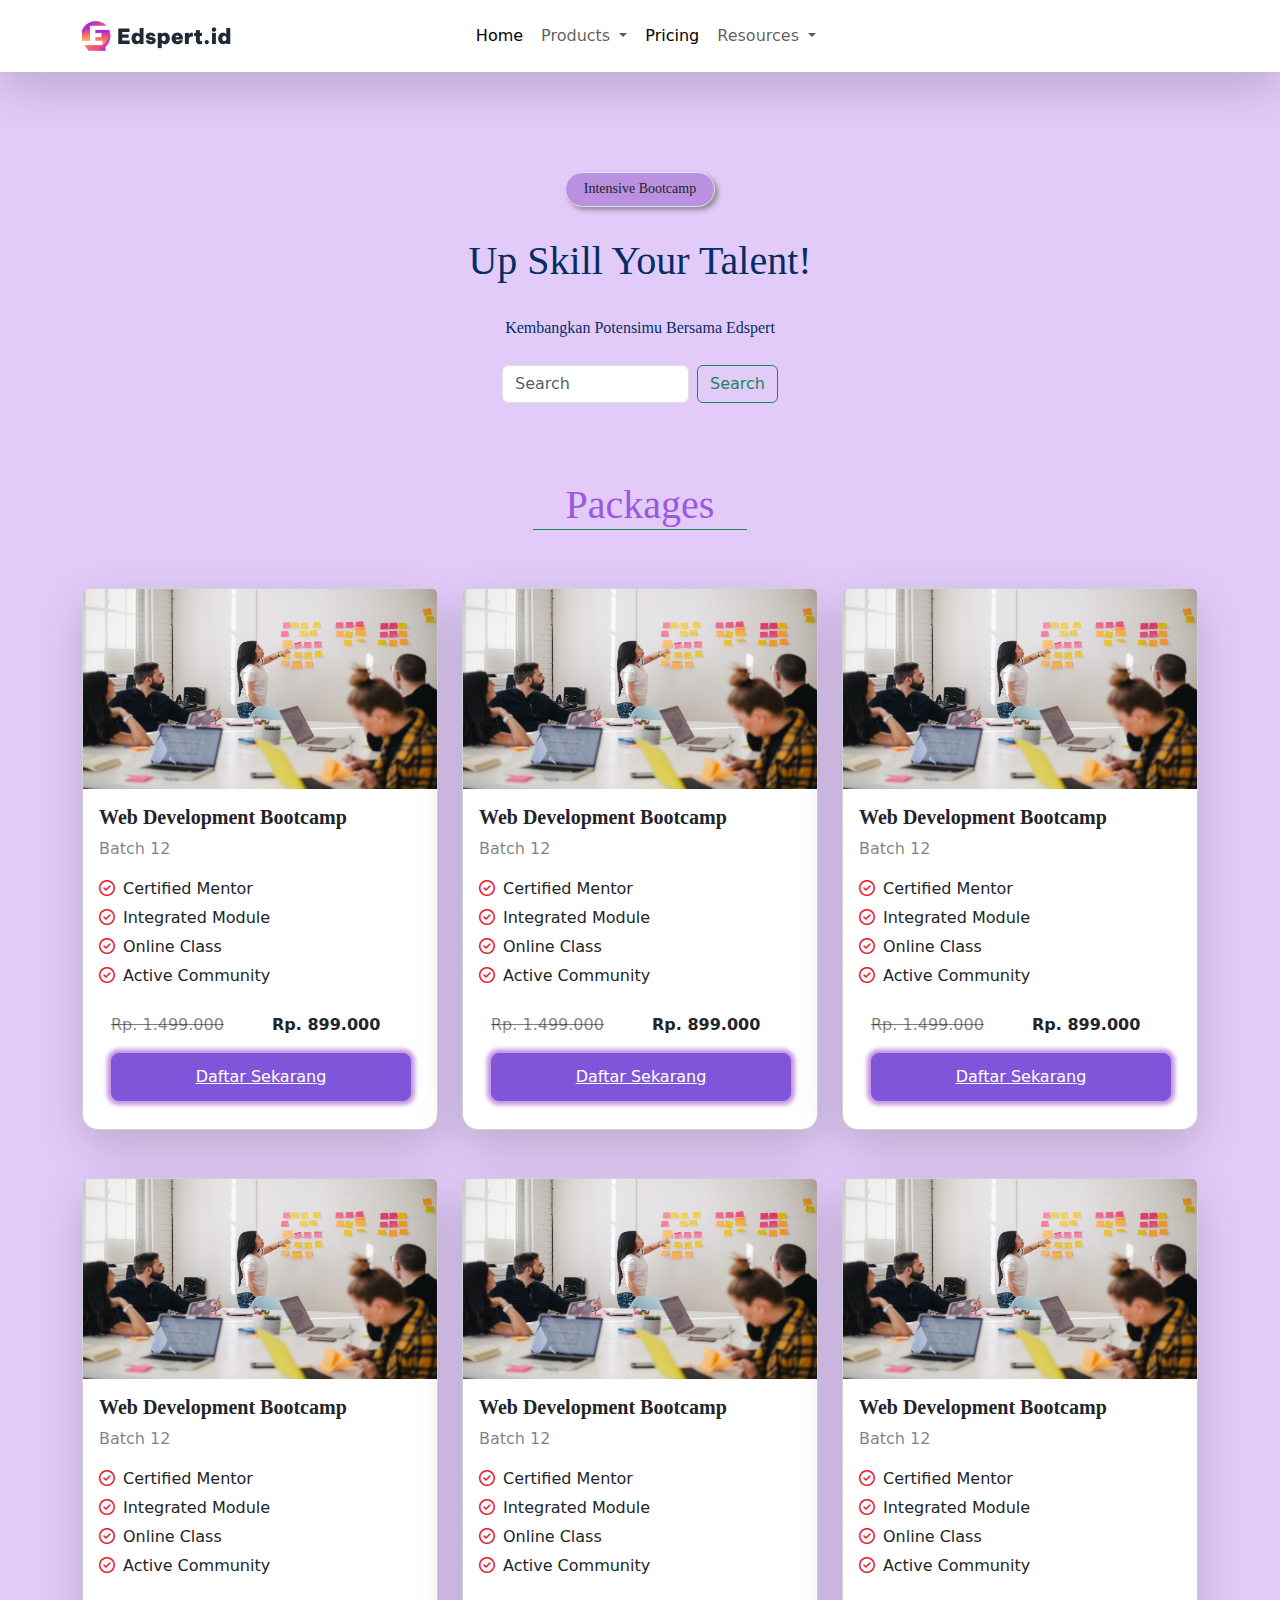
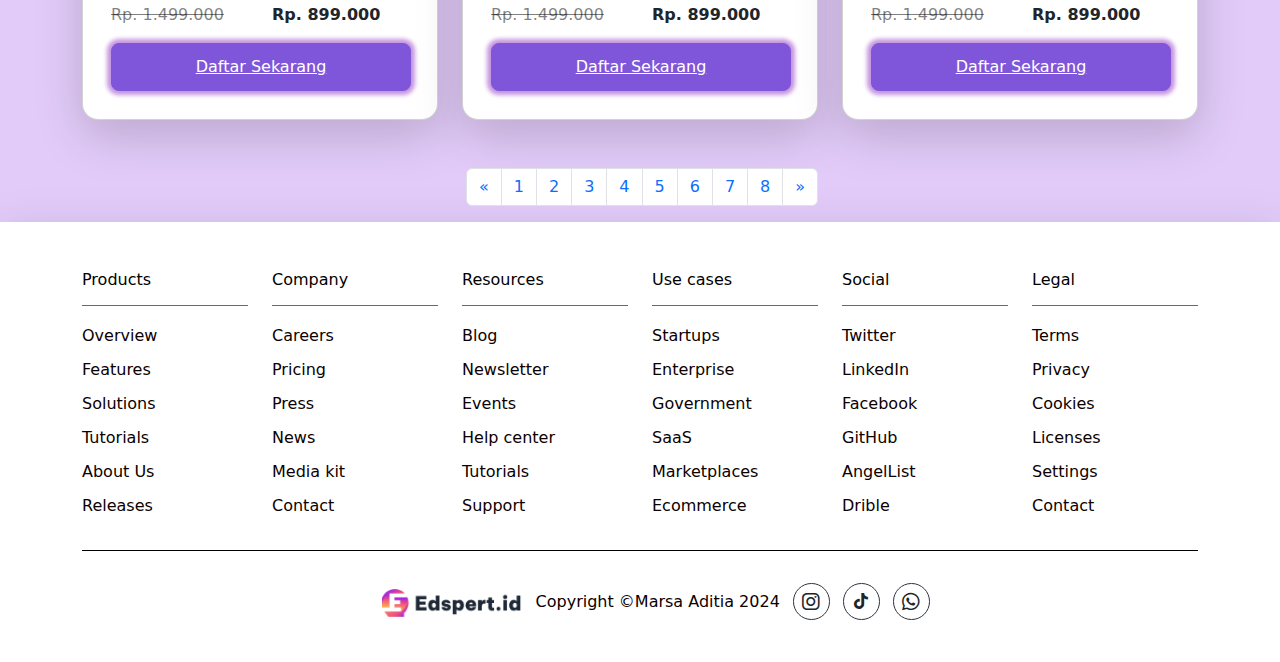
<file: index.html>
<!DOCTYPE html>
<html lang="en">

<head>
    <meta charset="UTF-8">
    <meta name="viewport" content="width=device-width, initial-scale=1.0">
    <link rel="shortcut icon" type="image/x-icon" href="assets/img/icon.jpeg" style=" border-radius: 5%;">
    <link href="https://cdn.jsdelivr.net/npm/bootstrap@5.3.3/dist/css/bootstrap.min.css" rel="stylesheet"
        integrity="sha384-QWTKZyjpPEjISv5WaRU9OFeRpok6YctnYmDr5pNlyT2bRjXh0JMhjY6hW+ALEwIH" crossorigin="anonymous">
    <link rel="stylesheet" type="text/css" href="assets/css/style.css">
    <link rel="stylesheet" href="assets/fontawesome/css/all.min.css">
    <link href="lib/owlcarousel/assets/owl.carousel.min.css" rel="stylesheet">
    <link href="lib/animate/animate.min.css" rel="stylesheet">
    <title>Edspert.id</title>
</head>

<body class="background">

    <!--Bagian Navbar-->
    <nav class="navbar navbar-expand-lg bg-white shadow-lg p-3 mb-1 ">
        <div class="container">
            <div class="row">
                <div class="nav-logo">
                    <img src="assets/img/logo1.png"></img>
                </div>
            </div>
            <button class="navbar-toggler" type="button" data-bs-toggle="collapse" data-bs-target="#navbarNavDropdown"
                aria-controls="navbarNavDropdown" aria-expanded="false" aria-label="Toggle navigation">
                <span class="navbar-toggler-icon"></span>
            </button>
            <div class="collapse navbar-collapse " id="navbarNavDropdown">
                <ul class="navbar-nav">
                    <li class="nav-item" style="padding-right: 2px;">
                        <a class="nav-link active " aria-current="page" href="index.html">Home</a>
                    </li>
                    <li class="nav-item dropdown" style="padding-right: 2px;">
                        <a class="nav-link  dropdown-toggle" href="#" role="button" data-bs-toggle="dropdown"
                            aria-expanded="false">Products
                        </a>
                        <ul class="dropdown-menu">
                            <li><a class="dropdown-item" href="#">Action</a></li>
                            <li><a class="dropdown-item" href="about.html">About Us</a></li>
                            <li><a class="dropdown-item" href="#">Something else here</a></li>
                        </ul>
                    </li>
                    <li class="nav-item" style="padding-right: 2px;">
                        <a class="nav-link active" href="#">Pricing</a>
                    </li>
                    <li class="nav-item dropdown">
                        <a class="nav-link dropdown-toggle" href="#" role="button" data-bs-toggle="dropdown"
                            aria-expanded="false">
                            Resources
                        </a>
                        <ul class="dropdown-menu">
                            <li><a class="dropdown-item" href="#">Action</a></li>
                            <li><a class="dropdown-item" href="#">Another action</a></li>
                            <li><a class="dropdown-item" href="#">Something else here</a></li>
                        </ul>
                    </li>
                </ul>
            </div>
        </div>
    </nav>


    <!--Bagian halaman awal atas-->
    <div class="container">
        <div class="list border">
            <p class="">Intensive Bootcamp</p>
        </div>
        <h1 class="text-center text-primary-emphasis">Up Skill Your Talent!</h1>
        <div class="kata">
            <h6 class="text-primary-emphasis">Kembangkan Potensimu Bersama Edspert</h6>
        </div>
    </div>

    <div class="search">
        <div class="container">
            <form class="d-flex" role="search">
                <input class="form-control me-2" type="search" placeholder="Search" aria-label="Search">
                <button class="btn btn-outline-success" type="submit">Search</button>
            </form>
        </div>
    </div>



    <!--Bagian Card atau list produk-->
    <div class=" text-center pt-5">
        <div class="col-lg-2 m-auto ">
            <h1 class="h1 fw-light border-bottom border-success"><span style="color: rgb(156, 87, 225);">Packages</span>
            </h1>
        </div>
    </div>

    <div class="container" style="padding-top:50px ;">
        <div class="row gy-5">
            <div class="col-12 col-md-6 col-lg-4">
                <div class="card shadow-lg" style="border-radius: 16px;">
                    <img src="assets/img/poster.jpg" alt="poster" class="card-img-top" style="height: 200px; ">
                    <div class="card-body" style="height: 340px;">
                        <h5 class="card-title " style="font-family: inter;"><b>Web Development Bootcamp</b> </h5>
                        <p class="text-black-50">Batch 12</p>
                        <div class="underlist-content">
                            <ul>
                                <li><i class="far fa-check-circle"></i>Certified Mentor</li>
                                <li><i class="far fa-check-circle"></i>Integrated Module</li>
                                <li><i class="far fa-check-circle"></i>Online Class</li>
                                <li><i class="far fa-check-circle"></i>Active Community</li>
                            </ul>
                        </div>
                        <div class="container">
                            <div class="row align-items-start">
                                <div class="col">
                                    <p class="text-black-50"><del>Rp. 1.499.000</del></p>
                                </div>
                                <div class="col">
                                    <p class=""><b>Rp. 899.000</b></p>
                                </div>
                                <div class="bottom ">
                                    <button class="text-white" type="submit"> <a href="https://wa.link/gv3r9k"
                                            class="text-white" target="_blank">Daftar
                                            Sekarang</a></button>
                                </div>
                            </div>
                        </div>
                    </div>
                </div>
            </div>
            <div class="col-12 col-md-6 col-lg-4">
                <div class="card shadow-lg" style="border-radius: 16px;">
                    <img src="assets/img/poster.jpg" alt="poster" class="card-img-top" style="height: 200px; ">
                    <div class="card-body" style="height: 340px;">
                        <h5 class="card-title " style="font-family: inter;"><b>Web Development Bootcamp</b> </h5>
                        <p class="text-black-50">Batch 12</p>
                        <div class="underlist-content">
                            <ul>
                                <li><i class="far fa-check-circle"></i>Certified Mentor</li>
                                <li><i class="far fa-check-circle"></i>Integrated Module</li>
                                <li><i class="far fa-check-circle"></i>Online Class</li>
                                <li><i class="far fa-check-circle"></i>Active Community</li>
                            </ul>
                        </div>
                        <div class="container">
                            <div class="row align-items-start">
                                <div class="col">
                                    <p class="text-black-50"><del>Rp. 1.499.000</del></p>
                                </div>
                                <div class="col">
                                    <p class=""><b>Rp. 899.000</b></p>
                                </div>
                                <div class="bottom ">
                                    <button class="text-white" type="submit"> <a href="https://wa.link/gv3r9k"
                                            class="text-white" target="_blank">Daftar
                                            Sekarang</a></button>
                                </div>
                            </div>
                        </div>
                    </div>
                </div>
            </div>
            <div class="col-12 col-md-6 col-lg-4">
                <div class="card shadow-lg" style="border-radius: 16px;">
                    <img src="assets/img/poster.jpg" alt="poster" class="card-img-top" style="height: 200px; ">
                    <div class="card-body" style="height: 340px;">
                        <h5 class="card-title " style="font-family: inter;"><b>Web Development Bootcamp</b> </h5>
                        <p class="text-black-50">Batch 12</p>
                        <div class="underlist-content">
                            <ul>
                                <li><i class="far fa-check-circle"></i>Certified Mentor</li>
                                <li><i class="far fa-check-circle"></i>Integrated Module</li>
                                <li><i class="far fa-check-circle"></i>Online Class</li>
                                <li><i class="far fa-check-circle"></i>Active Community</li>
                            </ul>
                        </div>
                        <div class="container">
                            <div class="row align-items-start">
                                <div class="col">
                                    <p class="text-black-50"><del>Rp. 1.499.000</del></p>
                                </div>
                                <div class="col">
                                    <p class=""><b>Rp. 899.000</b></p>
                                </div>
                                <div class="bottom ">
                                    <button class="text-white" type="submit"> <a href="https://wa.link/gv3r9k"
                                            class="text-white" target="_blank">Daftar
                                            Sekarang</a></button>
                                </div>
                            </div>
                        </div>
                    </div>
                </div>
            </div>
            <div class="col-12 col-md-6 col-lg-4">
                <div class="card shadow-lg" style="border-radius: 16px;">
                    <img src="assets/img/poster.jpg" alt="poster" class="card-img-top" style="height: 200px; ">
                    <div class="card-body" style="height: 340px;">
                        <h5 class="card-title " style="font-family: inter;"><b>Web Development Bootcamp</b> </h5>
                        <p class="text-black-50">Batch 12</p>
                        <div class="underlist-content">
                            <ul>
                                <li><i class="far fa-check-circle"></i>Certified Mentor</li>
                                <li><i class="far fa-check-circle"></i>Integrated Module</li>
                                <li><i class="far fa-check-circle"></i>Online Class</li>
                                <li><i class="far fa-check-circle"></i>Active Community</li>
                            </ul>
                        </div>
                        <div class="container">
                            <div class="row align-items-start">
                                <div class="col">
                                    <p class="text-black-50"><del>Rp. 1.499.000</del></p>
                                </div>
                                <div class="col">
                                    <p class=""><b>Rp. 899.000</b></p>
                                </div>
                                <div class="bottom ">
                                    <button class="text-white" type="submit"> <a href="https://wa.link/gv3r9k"
                                            class="text-white" target="_blank">Daftar
                                            Sekarang</a></button>
                                </div>
                            </div>
                        </div>
                    </div>
                </div>
            </div>
            <div class="col-12 col-md-6 col-lg-4">
                <div class="card shadow-lg" style="border-radius: 16px;">
                    <img src="assets/img/poster.jpg" alt="poster" class="card-img-top" style="height: 200px; ">
                    <div class="card-body" style="height: 340px;">
                        <h5 class="card-title " style="font-family: inter;"><b>Web Development Bootcamp</b> </h5>
                        <p class="text-black-50">Batch 12</p>
                        <div class="underlist-content">
                            <ul>
                                <li><i class="far fa-check-circle"></i>Certified Mentor</li>
                                <li><i class="far fa-check-circle"></i>Integrated Module</li>
                                <li><i class="far fa-check-circle"></i>Online Class</li>
                                <li><i class="far fa-check-circle"></i>Active Community</li>
                            </ul>
                        </div>
                        <div class="container">
                            <div class="row align-items-start">
                                <div class="col">
                                    <p class="text-black-50"><del>Rp. 1.499.000</del></p>
                                </div>
                                <div class="col">
                                    <p class=""><b>Rp. 899.000</b></p>
                                </div>
                                <div class="bottom ">
                                    <button class="text-white" type="submit"> <a href="https://wa.link/gv3r9k"
                                            class="text-white" target="_blank">Daftar
                                            Sekarang</a></button>
                                </div>
                            </div>
                        </div>
                    </div>
                </div>
            </div>
            <div class="col-12 col-md-6 col-lg-4">
                <div class="card shadow-lg" style="border-radius: 16px;">
                    <img src="assets/img/poster.jpg" alt="poster" class="card-img-top" style="height: 200px; ">
                    <div class="card-body" style="height: 340px;">
                        <h5 class="card-title " style="font-family: inter;"><b>Web Development Bootcamp</b> </h5>
                        <p class="text-black-50">Batch 12</p>
                        <div class="underlist-content">
                            <ul>
                                <li><i class="far fa-check-circle"></i>Certified Mentor</li>
                                <li><i class="far fa-check-circle"></i>Integrated Module</li>
                                <li><i class="far fa-check-circle"></i>Online Class</li>
                                <li><i class="far fa-check-circle"></i>Active Community</li>
                            </ul>
                        </div>
                        <div class="container">
                            <div class="row align-items-start">
                                <div class="col">
                                    <p class="text-black-50"><del>Rp. 1.499.000</del></p>
                                </div>
                                <div class="col">
                                    <p class=""><b>Rp. 899.000</b></p>
                                </div>
                                <div class="bottom ">
                                    <button class="text-white" type="submit"> <a href="https://wa.link/gv3r9k"
                                            class="text-white" target="_blank">Daftar
                                            Sekarang</a></button>
                                </div>
                            </div>
                        </div>
                    </div>
                </div>
            </div>
        </div>
    </div>


    <div class="container">
        <div class="row col-lg-4 m-auto pt-5">
            <nav aria-label="Page navigation example">
                <ul class="pagination">
                    <li class="page-item">
                        <a class="page-link" href="#" aria-label="Previous">
                            <span aria-hidden="true">&laquo;</span>
                        </a>
                    </li>
                    <li class="page-item"><a class="page-link" href="#">1</a></li>
                    <li class="page-item"><a class="page-link" href="#">2</a></li>
                    <li class="page-item"><a class="page-link" href="#">3</a></li>
                    <li class="page-item"><a class="page-link" href="#">4</a></li>
                    <li class="page-item"><a class="page-link" href="#">5</a></li>
                    <li class="page-item"><a class="page-link" href="#">6</a></li>
                    <li class="page-item"><a class="page-link" href="#">7</a></li>
                    <li class="page-item"><a class="page-link" href="#">8</a></li>
                    <li class="page-item">
                        <a class="page-link" href="#" aria-label="Next">
                            <span aria-hidden="true">&raquo;</span>
                        </a>
                    </li>
                </ul>
            </nav>
        </div>
    </div>


    <footer class="background_footer shadow-lg" id="tempaltemo_footer">
        <div class="container">
            <div class="row">
                <div class="col-md-2 pt-5">
                    <h6 class="text-black border-bottom pb-3 border-danger">Products</h6>
                    <ul class="list-unstyled text-danger footer-link-list">
                        <li><a class="text-decoration-none" href="#">Overview</a></li>
                        <li><a class="text-decoration-none" href="#">Features</a></li>
                        <li><a class="text-decoration-none" href="#">Solutions</a></li>
                        <li><a class="text-decoration-none" href="#">Tutorials</a></li>
                        <li><a class="text-decoration-none" href="#">About Us</a></li>
                        <li><a class="text-decoration-none" href="#">Releases</a></li>
                    </ul>
                </div>

                <div class="col-md-2 pt-5">
                    <h6 class=" text-black border-bottom pb-3 border-danger">Company</h6>
                    <ul class="list-unstyled text- footer-link-list">
                        <li><a class="text-decoration-none" href="#">Careers</a></li>
                        <li><a class="text-decoration-none" href="#">Pricing</a></li>
                        <li><a class="text-decoration-none" href="#">Press</a></li>
                        <li><a class="text-decoration-none" href="#">News</a></li>
                        <li><a class="text-decoration-none" href="#">Media kit</a></li>
                        <li><a class="text-decoration-none" href="#">Contact</a></li>
                    </ul>
                </div>
                <div class="col-md-2 pt-5">
                    <h6 class=" text-black border-bottom pb-3 border-danger">Resources</h6>
                    <ul class="list-unstyled text-light footer-link-list">
                        <li><a class="text-decoration-none" href="#">Blog</a></li>
                        <li><a class="text-decoration-none" href="#">Newsletter</a></li>
                        <li><a class="text-decoration-none" href="#">Events</a></li>
                        <li><a class="text-decoration-none" href="#">Help center</a></li>
                        <li><a class="text-decoration-none" href="#">Tutorials </a></li>
                        <li><a class="text-decoration-none" href="#">Support</a></li>
                    </ul>
                </div>
                <div class="col-md-2 pt-5">
                    <h6 class=" text-black border-bottom pb-3 border-danger">Use cases</h6>
                    <ul class="list-unstyled text-light footer-link-list">
                        <li><a class="text-decoration-none" href="#">Startups</a></li>
                        <li><a class="text-decoration-none" href="#">Enterprise</a></li>
                        <li><a class="text-decoration-none" href="#">Government</a></li>
                        <li><a class="text-decoration-none" href="#">SaaS</a></li>
                        <li><a class="text-decoration-none" href="#">Marketplaces</a></li>
                        <li><a class="text-decoration-none" href="#">Ecommerce</a></li>
                    </ul>
                </div>
                <div class="col-md-2 pt-5">
                    <h6 class=" text-black border-bottom pb-3 border-danger">Social</h6>
                    <ul class="list-unstyled text-light footer-link-list">
                        <li><a class="text-decoration-none" href="#">Twitter</a></li>
                        <li><a class="text-decoration-none" href="#">LinkedIn</a></li>
                        <li><a class="text-decoration-none" href="#">Facebook</a></li>
                        <li><a class="text-decoration-none" href="#">GitHub</a></li>
                        <li><a class="text-decoration-none" href="#">AngelList</a></li>
                        <li><a class="text-decoration-none" href="#">Drible</a></li>
                    </ul>
                </div>
                <div class="col-md-2 pt-5">
                    <h6 class=" text-black border-bottom pb-3 border-danger">Legal</h6>
                    <ul class="list-unstyled text-light footer-link-list">
                        <li><a class="text-decoration-none" href="#">Terms</a></li>
                        <li><a class="text-decoration-none" href="#">Privacy</a></li>
                        <li><a class="text-decoration-none" href="#">Cookies</a></li>
                        <li><a class="text-decoration-none" href="#">Licenses</a></li>
                        <li><a class="text-decoration-none" href="#">Settings</a></li>
                        <li><a class="text-decoration-none" href="#">Contact</a></li>
                    </ul>
                </div>
            </div>

            <div class="row">
                <div class="col-12 ">
                    <div class="my-3 border-top border-black"></div>
                </div>
                <div class="col-12 text-center me-auto p-3">
                    <ul class="list-inline-item text-left footer-icons">
                        <div class="list-inline-item rounded-circle text-center">
                            <a class="text-decoration-none">
                                <img src="assets/img/logo1.png" style="width: 140px;">
                            </a>
                        </div>
                        <div class="list-inline-item rounded-circle text-center">
                            <a class="text-decoration-none">
                                <p>Copyright ©Marsa Aditia 2024</p>
                            </a>
                        </div>
                        <li class="list-inline-item border border-light rounded-circle text-center">
                            <a class="text-dark text-decoration-none" target="_blank"
                                href="https://www.instagram.com/edspert.id/#"><i
                                    class="fab fa-instagram fa-lg fa-fw"></i></a>
                        </li>
                        <li class="list-inline-item border border-light rounded-circle text-center">
                            <a class="text-dark text-decoration-none" target="_blank"
                                href="https://www.tiktok.com/@edspert.id"><i class="fa-brands fa-tiktok"></i></a>
                        </li>
                        <li class="list-inline-item border border-light rounded-circle text-center">
                            <a class="text-dark text-decoration-none" target="_blank" href="https://wa.link/pk1zab"><i
                                    class="fab fa-whatsapp fa-lg fa-fw"></i></a>
                        </li>
                    </ul>
                </div>
            </div>
        </div>
    </footer>










    <script src="assets/js/main.js"></script>
    <script src="lib/owlcarousel/owl.carousel.min.js"></script>
    <script src="https://cdn.jsdelivr.net/npm/bootstrap@5.3.3/dist/js/bootstrap.bundle.min.js"
        integrity="sha384-YvpcrYf0tY3lHB60NNkmXc5s9fDVZLESaAA55NDzOxhy9GkcIdslK1eN7N6jIeHz"
        crossorigin="anonymous"></script>
</body>

</html>
</file>
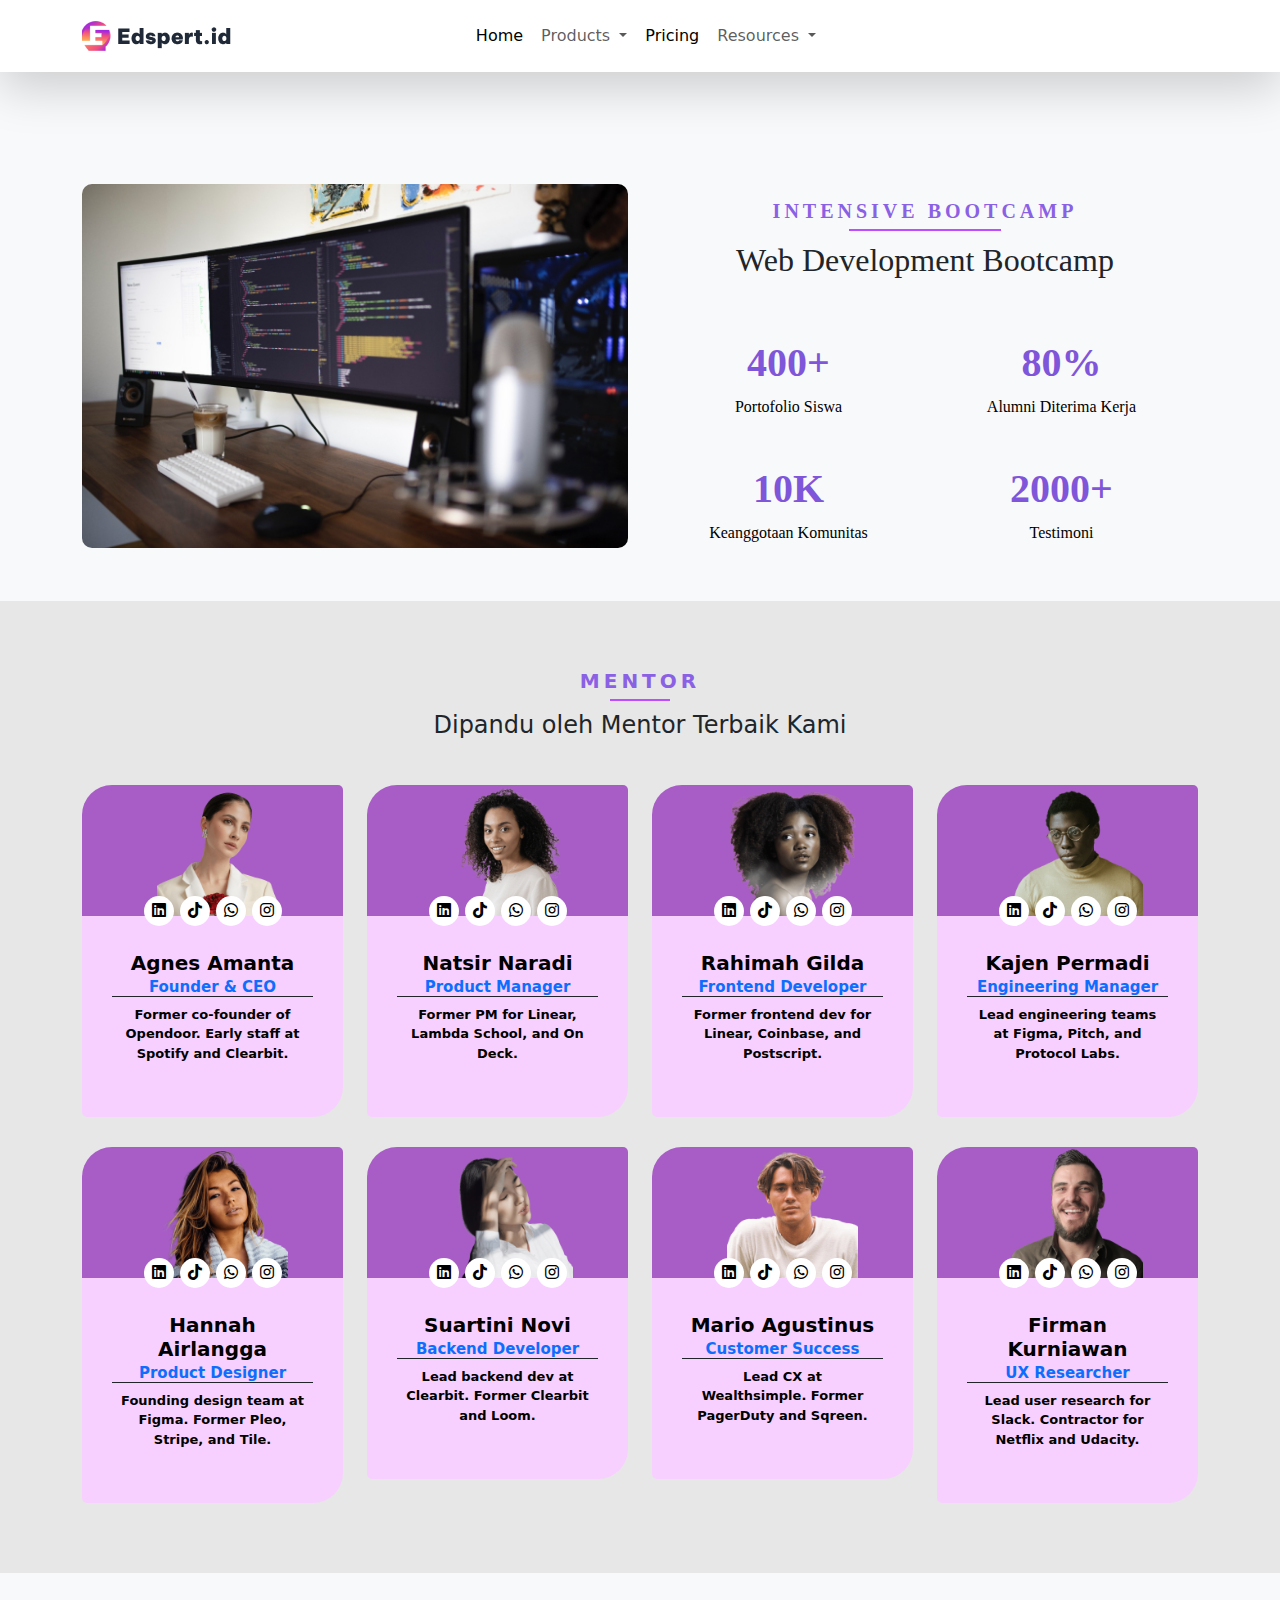
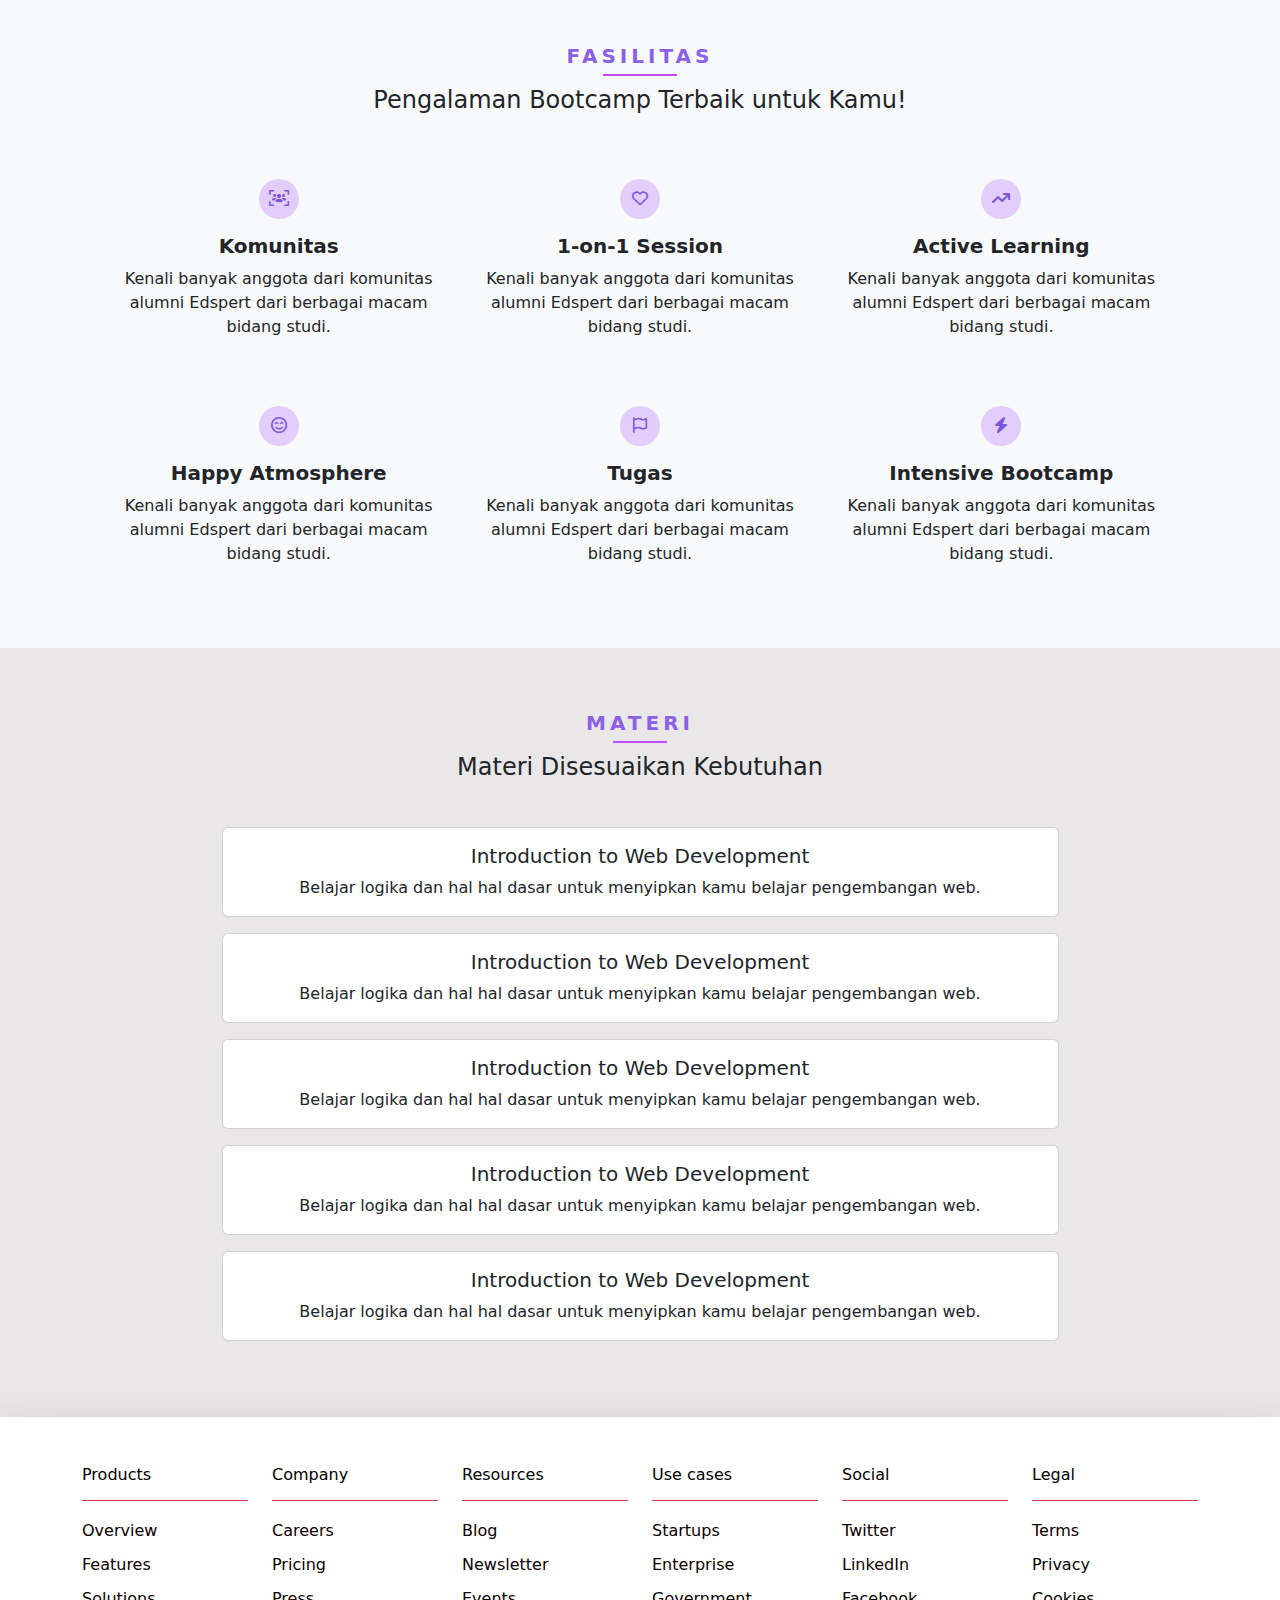
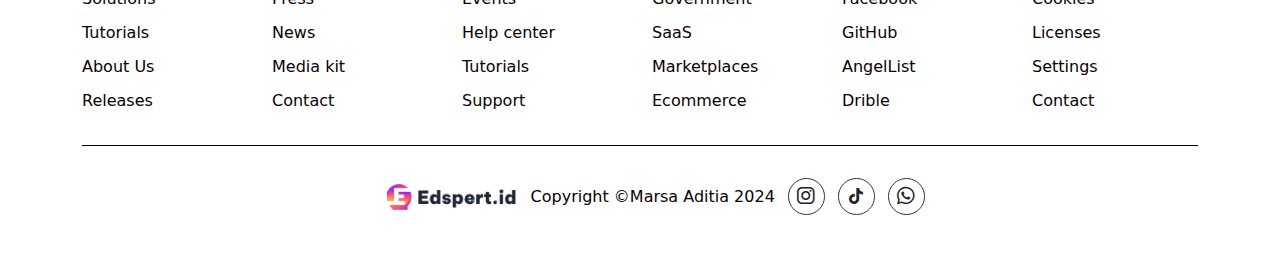
<file: about.html>
<!DOCTYPE html>
<html lang="en">

<head>
    <meta charset="UTF-8">
    <meta name="viewport" content="width=device-width, initial-scale=1.0">
    <link rel="shortcut icon" type="image/x-icon" href="assets/img/icon.jpeg" style=" border-radius: 5%;">
    <link href="https://cdn.jsdelivr.net/npm/bootstrap@5.3.3/dist/css/bootstrap.min.css" rel="stylesheet"
        integrity="sha384-QWTKZyjpPEjISv5WaRU9OFeRpok6YctnYmDr5pNlyT2bRjXh0JMhjY6hW+ALEwIH" crossorigin="anonymous">
    <link rel="stylesheet" type="text/css" href="assets/css/style.css">
    <link rel="stylesheet" href="assets/fontawesome/css/all.min.css">
    <title>Edspert.id</title>
</head>

<body class="bg-light">

    <!--Bagian Navbar-->
    <nav class="navbar navbar-expand-lg bg-white shadow-lg p-3 mb-1 ">
        <div class="container">
            <div class="row">
                <div class="nav-logo">
                    <img src="assets/img/logo1.png"></img>
                </div>
            </div>
            <button class="navbar-toggler" type="button" data-bs-toggle="collapse" data-bs-target="#navbarNavDropdown"
                aria-controls="navbarNavDropdown" aria-expanded="false" aria-label="Toggle navigation">
                <span class="navbar-toggler-icon"></span>
            </button>
            <div class="collapse navbar-collapse " id="navbarNavDropdown">
                <ul class="navbar-nav">
                    <li class="nav-item" style="padding-right: 2px;">
                        <a class="nav-link active " aria-current="page" href="index.html">Home</a>
                    </li>
                    <li class="nav-item dropdown" style="padding-right: 2px;">
                        <a class="nav-link  dropdown-toggle" href="#" role="button" data-bs-toggle="dropdown"
                            aria-expanded="false">Products
                        </a>
                        <ul class="dropdown-menu">
                            <li><a class="dropdown-item" href="#">Action</a></li>
                            <li><a class="dropdown-item" href="about.html">About Us</a></li>
                            <li><a class="dropdown-item" href="#">Something else here</a></li>
                        </ul>
                    </li>
                    <li class="nav-item" style="padding-right: 2px;">
                        <a class="nav-link active" href="#">Pricing</a>
                    </li>
                    <li class="nav-item dropdown">
                        <a class="nav-link dropdown-toggle" href="#" role="button" data-bs-toggle="dropdown"
                            aria-expanded="false">
                            Resources
                        </a>
                        <ul class="dropdown-menu">
                            <li><a class="dropdown-item" href="#">Action</a></li>
                            <li><a class="dropdown-item" href="#">Another action</a></li>
                            <li><a class="dropdown-item" href="#">Something else here</a></li>
                        </ul>
                    </li>
                </ul>
            </div>
        </div>
    </nav>

    <!--Halaman about-->
    <div class="about">
        <div class="container">
            <div class="row align-items-center">
                <div class="col-lg-6">
                    <div class="about-img">
                        <img src="assets/img/poster1.jpg" alt="Image">
                    </div>
                </div>
                <div class="col-lg-6">
                    <div class="section-header text-center">
                        <p class="text ">Intensive Bootcamp</p>
                        <h2>Web Development Bootcamp</h2>
                    </div>
                    <div class="about-content" style="padding-bottom: 25px;">
                        <div class="container text-center">
                            <div class="row">
                                <div class="col-12 col-md-6 ">
                                    <h1 class="fw-bold"> 400+</h1>
                                    <p class="text-black">Portofolio Siswa</p>
                                </div>
                                <div class="col-12 col-md-6 ">
                                    <h1 class="fw-bold"> 80%</h1>
                                    <p class="text-black">Alumni Diterima Kerja</p>
                                </div>
                                <div class="col-12 col-md-6 ">
                                    <h1 class="fw-bold"> 10K</h1>
                                    <p class="text-black">Keanggotaan Komunitas</p>
                                </div>
                                <div class="col-12 col-md-6 ">
                                    <h1 class="fw-bold"> 2000+</h1>
                                    <p class="text-black">Testimoni</p>
                                </div>
                            </div>
                        </div>
                    </div>
                </div>
            </div>
        </div>
    </div>


    <div class="team">
        <div class="container">
            <div class="section-header text-center">
                <p> MENTOR</p>
                <h4 class="fw-light">Dipandu oleh Mentor Terbaik Kami</h4>
            </div>
            <div class="row">
                <div class="col-lg-3 col-md-6">
                    <div class="team-item ">
                        <div class="team-img">
                            <img src="assets/img/mento1.png" alt="Team Image">
                        </div>
                        <div class="team-text">
                            <h2 class="fw-bold">Agnes Amanta</h2>
                            <h3 class="fw-bold border-bottom border-dark text-primary">Founder & CEO</h3>
                            <p class="p-2 fw-semibold">Former co-founder of Opendoor. Early staff at Spotify and
                                Clearbit.
                            </p>
                            <div class="team-social">
                                <a href="https://www.linkedin.com/school/edspert-id/"><i class="fa-brands fa-linkedin"></i></a>
                                <a href="https://www.tiktok.com/@edspert.id" target="_blank"><i
                                        class="fa-brands fa-tiktok"></i></a>
                                <a href="https://wa.link/a427q3" target="_blank"><i class="fab fa-whatsapp"></i></a>
                                <a href="https://www.instagram.com/edspert.id/" target="_blank"><i
                                        class="fab fa-instagram"></i></a>
                            </div>
                        </div>
                    </div>
                </div>
                <div class="col-lg-3 col-md-6">
                    <div class="team-item ">
                        <div class="team-img">
                            <img src="assets/img/mentor3.png" alt="Team Image">
                        </div>
                        <div class="team-text">
                            <h2 class="fw-bold">Natsir Naradi</h2>
                            <h3 class="fw-bold border-bottom border-dark text-primary">Product Manager </h3>
                            <p class="p-2 fw-semibold">Former PM for Linear, Lambda School, and On Deck.
                            </p>
                            <div class="team-social">
                                <a href="https://www.linkedin.com/school/edspert-id/"><i class="fa-brands fa-linkedin"></i></a>
                                <a href="https://www.tiktok.com/@edspert.id" target="_blank"><i
                                        class="fa-brands fa-tiktok"></i></a>
                                <a href="https://wa.link/a427q3" target="_blank"><i class="fab fa-whatsapp"></i></a>
                                <a href="https://www.instagram.com/edspert.id/" target="_blank"><i
                                        class="fab fa-instagram"></i></a>
                            </div>
                        </div>
                    </div>
                </div>
                <div class="col-lg-3 col-md-6">
                    <div class="team-item ">
                        <div class="team-img">
                            <img src="assets/img/mentor4.png" alt="Team Image">
                        </div>
                        <div class="team-text">
                            <h2 class="fw-bold">Rahimah Gilda</h2>
                            <h3 class="fw-bold border-bottom border-dark text-primary">Frontend Developer</h3>
                            <p class="p-2 fw-semibold">Former frontend dev for Linear, Coinbase, and Postscript.
                            </p>
                            <div class="team-social">
                                <a href="https://www.linkedin.com/school/edspert-id/"><i class="fa-brands fa-linkedin"></i></a>
                                <a href="https://www.tiktok.com/@edspert.id" target="_blank"><i
                                        class="fa-brands fa-tiktok"></i></a>
                                <a href="https://wa.link/a427q3" target="_blank"><i class="fab fa-whatsapp"></i></a>
                                <a href="https://www.instagram.com/edspert.id/" target="_blank"><i
                                        class="fab fa-instagram"></i></a>
                            </div>
                        </div>
                    </div>
                </div>
                <div class="col-lg-3 col-md-6">
                    <div class="team-item ">
                        <div class="team-img">
                            <img src="assets/img/mentor2.png" alt="Team Image">
                        </div>
                        <div class="team-text">
                            <h2 class="fw-bold">Kajen Permadi</h2>
                            <h3 class="fw-bold border-bottom border-dark text-primary">Engineering Manager</h3>
                            <p class="p-2 fw-semibold">Lead engineering teams at Figma, Pitch, and Protocol Labs.
                            </p>
                            <div class="team-social">
                                <a href="https://www.linkedin.com/school/edspert-id/"><i class="fa-brands fa-linkedin"></i></i></a>
                                <a href="https://www.tiktok.com/@edspert.id" target="_blank"><i
                                        class="fa-brands fa-tiktok"></i></a>
                                <a href="https://wa.link/a427q3" target="_blank"><i class="fab fa-whatsapp"></i></a>
                                <a href="https://www.instagram.com/edspert.id/" target="_blank"><i
                                        class="fab fa-instagram"></i></a>
                            </div>
                        </div>
                    </div>
                </div>

                <div class="col-lg-3 col-md-6">
                    <div class="team-item ">
                        <div class="team-img">
                            <img src="assets/img/mentor6.png" alt="Team Image">
                        </div>
                        <div class="team-text">
                            <h2 class="fw-bold">Hannah Airlangga</h2>
                            <h3 class="fw-bold border-bottom border-dark text-primary">Product Designer</h3>
                            <p class="p-2 fw-semibold">Founding design team at Figma. Former Pleo, Stripe, and Tile.
                            </p>
                            <div class="team-social">
                                <a href="https://www.linkedin.com/school/edspert-id/"><i class="fa-brands fa-linkedin"></i></a>
                                <a href="https://www.tiktok.com/@edspert.id" target="_blank"><i
                                        class="fa-brands fa-tiktok"></i></a>
                                <a href="https://wa.link/a427q3" target="_blank"><i class="fab fa-whatsapp"></i></a>
                                <a href="https://www.instagram.com/edspert.id/" target="_blank"><i
                                        class="fab fa-instagram"></i></a>
                            </div>
                        </div>
                    </div>
                </div>
                <div class="col-lg-3 col-md-6">
                    <div class="team-item ">
                        <div class="team-img">
                            <img src="assets/img/mentor5.png" alt="Team Image">
                        </div>
                        <div class="team-text">
                            <h2 class="fw-bold">Suartini Novi</h2>
                            <h3 class="fw-bold border-bottom border-dark text-primary">Backend Developer </h3>
                            <p class="p-2 fw-semibold">Lead backend dev at Clearbit. Former Clearbit and Loom.
                            </p>
                            <div class="team-social">
                                <a href="https://www.linkedin.com/school/edspert-id/"><i class="fa-brands fa-linkedin"></i></a>
                                <a href="https://www.tiktok.com/@edspert.id" target="_blank"><i
                                        class="fa-brands fa-tiktok"></i></a>
                                <a href="https://wa.link/a427q3" target="_blank"><i class="fab fa-whatsapp"></i></a>
                                <a href="https://www.instagram.com/edspert.id/" target="_blank"><i
                                        class="fab fa-instagram"></i></a>
                            </div>
                        </div>
                    </div>
                </div>

                <div class="col-lg-3 col-md-6 ">
                    <div class="team-item ">
                        <div class="team-img">
                            <img src="assets/img/mentor8.png" alt="Team Image">
                        </div>
                        <div class="team-text">
                            <h2 class="fw-bold">Mario Agustinus</h2>
                            <h3 class="fw-bold border-bottom border-dark text-primary">Customer Success</h3>
                            <p class="p-2 fw-semibold">Lead CX at Wealthsimple. Former PagerDuty and Sqreen.
                            </p>
                            <div class="team-social">
                                <a href="https://www.linkedin.com/school/edspert-id/"><i class="fa-brands fa-linkedin"></i></a>
                                <a href="https://www.tiktok.com/@edspert.id" target="_blank"><i
                                        class="fa-brands fa-tiktok"></i></a>
                                <a href="https://wa.link/a427q3" target="_blank"><i class="fab fa-whatsapp"></i></a>
                                <a href="https://www.instagram.com/edspert.id/" target="_blank"><i
                                        class="fab fa-instagram"></i></a>
                            </div>
                        </div>
                    </div>
                </div>
                <div class="col-lg-3 col-md-6">
                    <div class="team-item ">
                        <div class="team-img">
                            <img src="assets/img/mentor7.png" alt="Team Image">
                        </div>
                        <div class="team-text">
                            <h2 class="fw-bold">Firman Kurniawan</h2>
                            <h3 class="fw-bold border-bottom border-dark text-primary">UX Researcher</h3>
                            <p class="p-2 fw-semibold">Lead user research for Slack. Contractor for Netflix and Udacity.
                            </p>
                            <div class="team-social">
                                <a href="https://www.linkedin.com/school/edspert-id/"><i class="fa-brands fa-linkedin"></i></a>
                                <a href="https://www.tiktok.com/@edspert.id" target="_blank"><i
                                        class="fa-brands fa-tiktok"></i></a>
                                <a href="https://wa.link/a427q3" target="_blank"><i class="fab fa-whatsapp"></i></a>
                                <a href="https://www.instagram.com/edspert.id/" target="_blank"><i
                                        class="fab fa-instagram"></i></a>
                            </div>
                        </div>
                    </div>
                </div>
            </div>
        </div>
    </div>


    <div class="container pt-5">
        <div class="section-header text-center">
            <p> FASILITAS</p>
            <h4 class="fw-light">Pengalaman Bootcamp Terbaik untuk Kamu!</h4>
        </div>
        <div class="fasilitas p-3">
            <div class="container text-center">
                <div class="row align-items-start">
                    <div class="col-md-4">
                        <div class="fasilitas-social">
                            <i class="fa-solid fa-users-viewfinder"></i>
                        </div>
                        <div class="fasilitas-text">
                            <h5 class="fw-bold">Komunitas</h5>
                            <p>Kenali banyak anggota dari komunitas alumni Edspert dari berbagai macam bidang studi.</p>
                        </div>
                    </div>
                    <div class="col-md-4">
                        <div class="fasilitas-social">
                            <i class="fa-regular fa-heart"></i>
                        </div>
                        <div class="fasilitas-text">
                            <h5 class="fw-bold">1-on-1 Session</h5>
                            <p>Kenali banyak anggota dari komunitas alumni Edspert dari berbagai macam bidang studi.</p>
                        </div>
                    </div>
                    <div class="col-md-4">
                        <div class="fasilitas-social">
                            <i class="fa-solid fa-arrow-trend-up"></i>
                        </div>
                        <div class="fasilitas-text">
                            <h5 class="fw-bold">Active Learning</h5>
                            <p>Kenali banyak anggota dari komunitas alumni Edspert dari berbagai macam bidang studi.</p>
                        </div>
                    </div>
                    <div class="col-md-4 pt-5">
                        <div class="fasilitas-social">
                            <i class="fa-regular fa-face-smile-beam"></i>
                        </div>
                        <div class="fasilitas-text">
                            <h5 class="fw-bold">Happy Atmosphere</h5>
                            <p>Kenali banyak anggota dari komunitas alumni Edspert dari berbagai macam bidang studi.</p>
                        </div>
                    </div>
                    <div class="col-md-4 pt-5">
                        <div class="fasilitas-social">
                            <i class="fa-regular fa-flag"></i>
                        </div>
                        <div class="fasilitas-text">
                            <h5 class="fw-bold">Tugas</h5>
                            <p>Kenali banyak anggota dari komunitas alumni Edspert dari berbagai macam bidang studi.</p>
                        </div>
                    </div>
                    <div class="col-md-4 pt-5">
                        <div class="fasilitas-social">
                            <i class="fa-solid fa-bolt"></i>
                        </div>
                        <div class="fasilitas-text">
                            <h5 class="fw-bold">Intensive Bootcamp</h5>
                            <p>Kenali banyak anggota dari komunitas alumni Edspert dari berbagai macam bidang studi.</p>
                        </div>
                    </div>
                </div>
            </div>
        </div>
    </div>

    <div class="bagroun">
        <div class="container">
            <div class="section-header text-center">
                <p> MATERI</p>
                <h4 class="fw-light">Materi Disesuaikan Kebutuhan</h4>
            </div>
            <div class="materi">
                <div class="row">
                    <div class="materi-belajar">
                        <div class="card w-75 mb-3">
                            <div class="card-body">
                                <h5 class="card-title">Introduction to Web Development</h5>
                                <p class="card-text">Belajar logika dan hal hal dasar untuk menyipkan kamu belajar
                                    pengembangan web.</p>
                            </div>
                        </div>
                        <div class="card w-75 mb-3">
                            <div class="card-body">
                                <h5 class="card-title">Introduction to Web Development</h5>
                                <p class="card-text">Belajar logika dan hal hal dasar untuk menyipkan kamu belajar
                                    pengembangan web.</p>
                            </div>
                        </div>
                        <div class="card w-75 mb-3">
                            <div class="card-body">
                                <h5 class="card-title">Introduction to Web Development</h5>
                                <p class="card-text">Belajar logika dan hal hal dasar untuk menyipkan kamu belajar
                                    pengembangan web.</p>
                            </div>
                        </div>
                        <div class="card w-75 mb-3">
                            <div class="card-body">
                                <h5 class="card-title">Introduction to Web Development</h5>
                                <p class="card-text">Belajar logika dan hal hal dasar untuk menyipkan kamu belajar
                                    pengembangan web.</p>
                            </div>
                        </div>
                        <div class="card w-75 mb-3">
                            <div class="card-body">
                                <h5 class="card-title">Introduction to Web Development</h5>
                                <p class="card-text">Belajar logika dan hal hal dasar untuk menyipkan kamu belajar
                                    pengembangan web.</p>
                            </div>
                        </div>
                    </div>
                </div>
            </div>
        </div>
    </div>

    




    <footer class="background_footer shadow-lg" id="tempaltemo_footer">
        <div class="container">
            <div class="row">
                <div class="col-md-2 pt-5">
                    <h6 class="text-black border-bottom pb-3 border-danger">Products</h6>
                    <ul class="list-unstyled text-danger footer-link-list">
                        <li><a class="text-decoration-none" href="#">Overview</a></li>
                        <li><a class="text-decoration-none" href="#">Features</a></li>
                        <li><a class="text-decoration-none" href="#">Solutions</a></li>
                        <li><a class="text-decoration-none" href="#">Tutorials</a></li>
                        <li><a class="text-decoration-none" href="#">About Us</a></li>
                        <li><a class="text-decoration-none" href="#">Releases</a></li>
                    </ul>
                </div>

                <div class="col-md-2 pt-5">
                    <h6 class=" text-black border-bottom pb-3 border-danger">Company</h6>
                    <ul class="list-unstyled text- footer-link-list">
                        <li><a class="text-decoration-none" href="#">Careers</a></li>
                        <li><a class="text-decoration-none" href="#">Pricing</a></li>
                        <li><a class="text-decoration-none" href="#">Press</a></li>
                        <li><a class="text-decoration-none" href="#">News</a></li>
                        <li><a class="text-decoration-none" href="#">Media kit</a></li>
                        <li><a class="text-decoration-none" href="#">Contact</a></li>
                    </ul>
                </div>
                <div class="col-md-2 pt-5">
                    <h6 class=" text-black border-bottom pb-3 border-danger">Resources</h6>
                    <ul class="list-unstyled text-light footer-link-list">
                        <li><a class="text-decoration-none" href="#">Blog</a></li>
                        <li><a class="text-decoration-none" href="#">Newsletter</a></li>
                        <li><a class="text-decoration-none" href="#">Events</a></li>
                        <li><a class="text-decoration-none" href="#">Help center</a></li>
                        <li><a class="text-decoration-none" href="#">Tutorials </a></li>
                        <li><a class="text-decoration-none" href="#">Support</a></li>
                    </ul>
                </div>
                <div class="col-md-2 pt-5">
                    <h6 class=" text-black border-bottom pb-3 border-danger">Use cases</h6>
                    <ul class="list-unstyled text-light footer-link-list">
                        <li><a class="text-decoration-none" href="#">Startups</a></li>
                        <li><a class="text-decoration-none" href="#">Enterprise</a></li>
                        <li><a class="text-decoration-none" href="#">Government</a></li>
                        <li><a class="text-decoration-none" href="#">SaaS</a></li>
                        <li><a class="text-decoration-none" href="#">Marketplaces</a></li>
                        <li><a class="text-decoration-none" href="#">Ecommerce</a></li>
                    </ul>
                </div>
                <div class="col-md-2 pt-5">
                    <h6 class=" text-black border-bottom pb-3 border-danger">Social</h6>
                    <ul class="list-unstyled text-light footer-link-list">
                        <li><a class="text-decoration-none" href="#">Twitter</a></li>
                        <li><a class="text-decoration-none" href="#">LinkedIn</a></li>
                        <li><a class="text-decoration-none" href="#">Facebook</a></li>
                        <li><a class="text-decoration-none" href="#">GitHub</a></li>
                        <li><a class="text-decoration-none" href="#">AngelList</a></li>
                        <li><a class="text-decoration-none" href="#">Drible</a></li>
                    </ul>
                </div>
                <div class="col-md-2 pt-5">
                    <h6 class=" text-black border-bottom pb-3 border-danger">Legal</h6>
                    <ul class="list-unstyled text-light footer-link-list">
                        <li><a class="text-decoration-none" href="#">Terms</a></li>
                        <li><a class="text-decoration-none" href="#">Privacy</a></li>
                        <li><a class="text-decoration-none" href="#">Cookies</a></li>
                        <li><a class="text-decoration-none" href="#">Licenses</a></li>
                        <li><a class="text-decoration-none" href="#">Settings</a></li>
                        <li><a class="text-decoration-none" href="#">Contact</a></li>
                    </ul>
                </div>
            </div>

            <div class="row">
                <div class="col-12 ">
                    <div class="my-3 border-top border-black"></div>
                </div>
                <div class="col-12 text-center me-auto p-3">
                    <ul class="list-inline-item text-left footer-icons">
                        <div class="list-inline-item rounded-circle text-center">
                            <a class="text-decoration-none">
                                <img src="assets/img/logo1.png" style="width: 130px;">
                            </a>
                        </div>
                        <div class="list-inline-item rounded-circle text-center">
                            <a class="text-decoration-none">
                                <p>Copyright ©Marsa Aditia 2024</p>
                            </a>
                        </div>
                        <li class="list-inline-item border border-light rounded-circle text-center">
                            <a class="text-dark text-decoration-none" target="_blank"
                                href="https://www.instagram.com/edspert.id/#"><i
                                    class="fab fa-instagram fa-lg fa-fw"></i></a>
                        </li>
                        <li class="list-inline-item border border-light rounded-circle text-center">
                            <a class="text-dark text-decoration-none" target="_blank" href="https://www.tiktok.com/@edspert.id"><i
                                    class="fa-brands fa-tiktok"></i></a>
                        </li>
                        <li class="list-inline-item border border-light rounded-circle text-center">
                            <a class="text-dark text-decoration-none" target="_blank" href="https://wa.link/pk1zab"><i
                                    class="fab fa-whatsapp fa-lg fa-fw"></i></a>
                        </li>

                    </ul>
                </div>
            </div>
        </div>
    </footer>



    <script src="https://cdn.jsdelivr.net/npm/bootstrap@5.3.3/dist/js/bootstrap.bundle.min.js"
        integrity="sha384-YvpcrYf0tY3lHB60NNkmXc5s9fDVZLESaAA55NDzOxhy9GkcIdslK1eN7N6jIeHz" crossorigin="anonymous">
        </script>
</body>

</html>
</file>
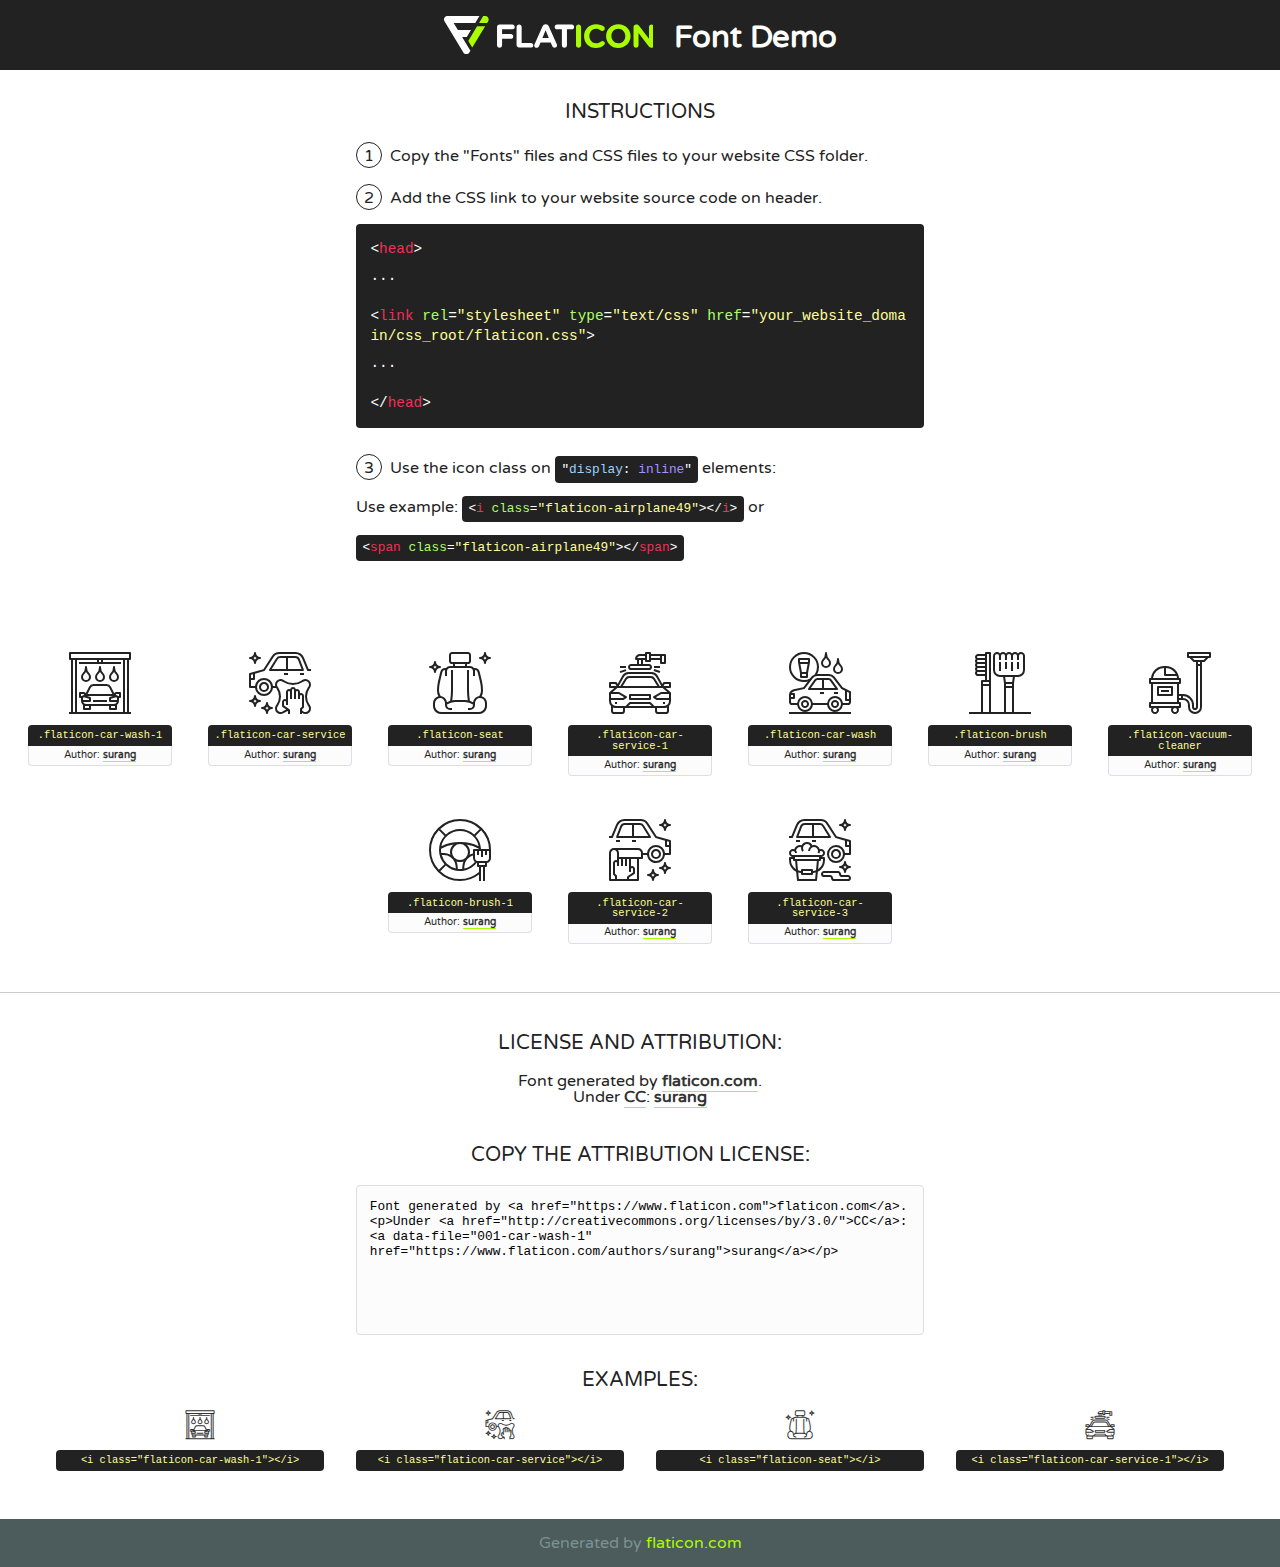
<file: lib/flaticon/font/flaticon.html>
<!DOCTYPE html>
<!--
  Flaticon icon font: Flaticon
  Creation date: 11/10/2020 08:08
-->
<html>
<!DOCTYPE html>
<html>

<head>
    <title>Flaticon WebFont</title>
    <link href="http://fonts.googleapis.com/css?family=Varela+Round" rel="stylesheet" type="text/css" />
    <link rel="stylesheet" type="text/css" href="flaticon.css">
    <meta charset="UTF-8">
    <style>
    html, body, div, span, applet, object, iframe,
    h1, h2, h3, h4, h5, h6, p, blockquote, pre,
    a, abbr, acronym, address, big, cite, code,
    del, dfn, em, img, ins, kbd, q, s, samp,
    small, strike, strong, sub, sup, tt, var,
    b, u, i, center,
    dl, dt, dd, ol, ul, li,
    fieldset, form, label, legend,
    table, caption, tbody, tfoot, thead, tr, th, td,
    article, aside, canvas, details, embed, 
    figure, figcaption, footer, header, hgroup, 
    menu, nav, output, ruby, section, summary,
    time, mark, audio, video {
        margin: 0;
        padding: 0;
        border: 0;
        font-size: 100%;
        font: inherit;
        vertical-align: baseline;
    }
    /* HTML5 display-role reset for older browsers */
    article, aside, details, figcaption, figure, 
    footer, header, hgroup, menu, nav, section {
        display: block;
    }
    body {
        line-height: 1;
    }
    ol, ul {
        list-style: none;
    }
    blockquote, q {
        quotes: none;
    }
    blockquote:before, blockquote:after,
    q:before, q:after {
        content: '';
        content: none;
    }
    table {
        border-collapse: collapse;
        border-spacing: 0;
    }
    body {
        font-family: 'Varela Round', Helvetica, Arial, sans-serif;
        font-size: 16px;
        color: #222;
    }
    a {
        color: #333;
        border-bottom: 1px solid #a9fd00;
        font-weight: bold;
        text-decoration: none;
    }
    * {
        -moz-box-sizing: border-box;
        -webkit-box-sizing: border-box;
        box-sizing: border-box;
        margin: 0;
        padding: 0;
    }
    [class^="flaticon-"]:before, [class*=" flaticon-"]:before, [class^="flaticon-"]:after, [class*=" flaticon-"]:after {
        font-family: Flaticon;
        font-size: 30px;
        font-style: normal;
        margin-left: 20px;
        color: #333;
    }
    .wrapper {
        max-width: 600px;
        margin: auto;
        padding: 0 1em;
    }
    .title {
        font-size: 1.25em;
        text-align: center;
        margin-bottom: 1em;
        text-transform: uppercase;
    }
    header {
        text-align: center;
        background-color: #222;
        color: #fff;
        padding: 1em;
    }
    header .logo {
        width: 210px;
        height: 38px;
        display: inline-block;
        vertical-align: middle;
        margin-right: 1em;
        border: none;
    }
    header strong {
        font-size: 1.95em;
        font-weight: bold;
        vertical-align: middle;
        margin-top: 5px;
        display: inline-block;
    }
    .demo {
        margin: 2em auto;
        line-height: 1.25em;
    }
    .demo ul li {
        margin-bottom: 1em;
    }
    .demo ul li .num {
        color: #222;
        border-radius: 20px;
        display: inline-block;
        width: 26px;
        padding: 3px;
        height: 26px;
        text-align: center;
        margin-right: 0.5em;
        border: 1px solid #222;
    }
    .demo ul li code {
        background-color: #222;
        border-radius: 4px;
        padding: 0.25em 0.5em;
        display: inline-block;
        color: #fff;
        font-family: Consolas,Monaco,Lucida Console,Liberation Mono,DejaVu Sans Mono,Bitstream Vera Sans Mono,Courier New, monospace;
        font-weight: lighter;
        margin-top: 1em;
        font-size: 0.8em;
        word-break: break-all;
    }
    .demo ul li code.big {
        padding: 1em;
        font-size: 0.9em;
    }
    .demo ul li code .red {
        color: #EF3159;
    }
    .demo ul li code .green {
        color: #ACFF65;
    }
    .demo ul li code .yellow {
        color: #FFFF99;
    }
    .demo ul li code .blue {
        color: #99D3FF;
    }
    .demo ul li code .purple {
        color: #A295FF;
    }
    .demo ul li code .dots {
        margin-top: 0.5em;
        display: block;
    }
    #glyphs {
        border-bottom: 1px solid #ccc;
        padding: 2em 0;
        text-align: center;
    }
    .glyph {
        display: inline-block;
        width: 9em;
        margin: 1em;
        text-align: center;
        vertical-align: top;
        background: #FFF;
    }
    .glyph .glyph-icon {
        padding: 10px;
        display: block;
        font-family:"Flaticon";
        font-size: 64px;
        line-height: 1;
    }
    .glyph .glyph-icon:before {
        font-size: 64px;
        color: #222;
        margin-left: 0;
    }
    .class-name {
        font-size: 0.65em;
        background-color: #222;
        color: #fff;
        border-radius: 4px 4px 0 0;
        padding: 0.5em;
        color: #FFFF99;
        font-family: Consolas,Monaco,Lucida Console,Liberation Mono,DejaVu Sans Mono,Bitstream Vera Sans Mono,Courier New, monospace;
    }
    .author-name {
        font-size: 0.6em;
        background-color: #fcfcfd;
        border: 1px solid #DEDEE4;
        border-top: 0;
        border-radius: 0 0 4px 4px;
        padding: 0.5em;
    }
    .class-name:last-child {
        font-size: 10px;
        color:#888;
    }
    .class-name:last-child a {
        font-size: 10px;
        color:#555;
    }
    .class-name:last-child a:hover {
        color:#a9fd00;
    }
    .glyph > input {
        display: block;
        width: 100px;
        margin: 5px auto;
        text-align: center;
        font-size: 12px;
        cursor: text;
    }
    .glyph > input.icon-input {
        font-family:"Flaticon";
        font-size: 16px;
        margin-bottom: 10px;
    }
    .attribution .title {
        margin-top: 2em;
    }
    .attribution textarea {
        background-color: #fcfcfd;
        padding: 1em;
        border: none;
        box-shadow: none;
        border: 1px solid #DEDEE4;
        border-radius: 4px;
        resize: none;
        width: 100%;
        height: 150px;
        font-size: 0.8em;
        font-family: Consolas,Monaco,Lucida Console,Liberation Mono,DejaVu Sans Mono,Bitstream Vera Sans Mono,Courier New, monospace;
        -webkit-appearance: none;
    }
    .iconsuse {
        margin: 2em auto;
        text-align: center;
        max-width: 1200px;
    }
    .iconsuse:after {
        content: '';
        display: table;
        clear: both;
    }
    .iconsuse .image {
        float: left;
        width: 25%;
        padding: 0 1em;
    }
    .iconsuse .image p {
        margin-bottom: 1em;
    }
    .iconsuse .image span {
        display: block;
        font-size: 0.65em;
        background-color: #222;
        color: #fff;
        border-radius: 4px;
        padding: 0.5em;
        color: #FFFF99;
        margin-top: 1em;
        font-family: Consolas,Monaco,Lucida Console,Liberation Mono,DejaVu Sans Mono,Bitstream Vera Sans Mono,Courier New, monospace;
    }
    #footer {
        text-align: center;
        background-color: #4C5B5C;
        color: #7c9192;
        padding: 1em;
    }
    #footer a {
        border: none;
        color: #a9fd00;
        font-weight: normal;
    }
    @media (max-width: 960px) {
        .iconsuse .image {
            width: 50%;
        }
    }
    @media (max-width: 560px) {
        .iconsuse .image {
            width: 100%;
        }
    }
    </style>
</head>

<body class="characters-off">

    <header>
        <a href="https://www.flaticon.com" target="_blank" class="logo">
            <svg version="1.1" xmlns="http://www.w3.org/2000/svg" xmlns:xlink="http://www.w3.org/1999/xlink" xmlns:a="http://ns.adobe.com/AdobeSVGViewerExtensions/3.0/" viewBox="0 0 560.875 102.036" enable-background="new 0 0 560.875 102.036" xml:space="preserve">
                <defs>
                </defs>
                <g>
                    <g class="letters">
                        <path fill="#ffffff" d="M141.596,29.675c0-3.777,2.985-6.767,6.764-6.767h34.438c3.426,0,6.15,2.728,6.15,6.15
                        c0,3.43-2.724,6.149-6.15,6.149h-27.674v13.091h23.719c3.429,0,6.151,2.724,6.151,6.15c0,3.43-2.723,6.149-6.151,6.149h-23.719
                        v17.574c0,3.773-2.986,6.761-6.764,6.761c-3.779,0-6.764-2.989-6.764-6.761V29.675z"></path>
                        <path fill="#ffffff" d="M193.844,29.149c0-3.781,2.985-6.767,6.764-6.767c3.776,0,6.763,2.985,6.763,6.767v42.957h25.039
                        c3.426,0,6.149,2.726,6.149,6.153c0,3.425-2.723,6.15-6.149,6.15h-31.802c-3.779,0-6.764-2.986-6.764-6.768V29.149z"></path>
                        <path fill="#ffffff" d="M241.891,75.71l21.438-48.407c1.492-3.341,4.215-5.357,7.906-5.357h0.792
                        c3.686,0,6.323,2.017,7.815,5.357l21.439,48.407c0.436,0.967,0.701,1.845,0.701,2.723c0,3.602-2.809,6.501-6.414,6.501
                        c-3.161,0-5.269-1.845-6.499-4.655l-4.132-9.661h-27.059l-4.301,10.102c-1.144,2.631-3.426,4.214-6.237,4.214
                        c-3.517,0-6.24-2.81-6.24-6.325C241.1,77.64,241.451,76.677,241.891,75.71z M279.932,58.666l-8.521-20.297l-8.526,20.297H279.932
                        z"></path>
                        <path fill="#ffffff" d="M314.864,35.387H301.86c-3.429,0-6.239-2.813-6.239-6.238c0-3.429,2.811-6.24,6.239-6.24h39.533
                        c3.426,0,6.237,2.811,6.237,6.24c0,3.425-2.811,6.238-6.237,6.238h-13.001v42.785c0,3.773-2.99,6.761-6.764,6.761
                        c-3.779,0-6.764-2.989-6.764-6.761V35.387z"></path>
                        <path fill="#A9FD00" d="M352.615,29.149c0-3.781,2.985-6.767,6.767-6.767c3.774,0,6.761,2.985,6.761,6.767v49.024
                        c0,3.773-2.987,6.761-6.761,6.761c-3.781,0-6.767-2.989-6.767-6.761V29.149z"></path>
                        <path fill="#A9FD00" d="M374.132,53.836v-0.179c0-17.481,13.178-31.801,32.065-31.801c9.22,0,15.459,2.458,20.557,6.238
                        c1.402,1.054,2.637,2.985,2.637,5.357c0,3.692-2.985,6.59-6.681,6.59c-1.845,0-3.071-0.702-4.044-1.319
                        c-3.776-2.813-7.729-4.393-12.562-4.393c-10.364,0-17.831,8.611-17.831,19.154v0.173c0,10.542,7.291,19.329,17.831,19.329
                        c5.715,0,9.492-1.756,13.359-4.834c1.049-0.874,2.458-1.491,4.039-1.491c3.429,0,6.325,2.813,6.325,6.236
                        c0,2.106-1.056,3.78-2.282,4.834c-5.539,4.834-12.036,7.733-21.878,7.733C387.572,85.464,374.132,71.493,374.132,53.836z"></path>
                        <path fill="#A9FD00" d="M433.009,53.836v-0.179c0-17.481,13.79-31.801,32.766-31.801c18.981,0,32.592,14.143,32.592,31.628v0.173
                        c0,17.483-13.785,31.807-32.769,31.807C446.625,85.464,433.009,71.32,433.009,53.836z M484.224,53.836v-0.179
                        c0-10.539-7.725-19.326-18.626-19.326c-10.893,0-18.449,8.611-18.449,19.154v0.173c0,10.542,7.73,19.329,18.626,19.329
                        C476.676,72.986,484.224,64.378,484.224,53.836z"></path>
                        <path fill="#A9FD00" d="M506.233,29.321c0-3.774,2.99-6.763,6.767-6.763h1.401c3.252,0,5.183,1.583,7.029,3.953l26.093,34.265
                        V29.059c0-3.692,2.99-6.677,6.681-6.677c3.683,0,6.671,2.985,6.671,6.677v48.934c0,3.78-2.987,6.765-6.764,6.765h-0.436
                        c-3.257,0-5.188-1.581-7.034-3.953l-27.056-35.492v32.944c0,3.687-2.985,6.676-6.678,6.676c-3.683,0-6.673-2.989-6.673-6.676
                        V29.321z"></path>
                    </g>
                    <g class="insignia">
                        <path fill="#ffffff" d="M48.372,56.137h12.517l11.156-18.537H37.186L25.688,18.539h57.825L94.668,0H9.271
                        C5.925,0,2.842,1.801,1.198,4.716c-1.644,2.907-1.593,6.482,0.134,9.343l50.38,83.501c1.678,2.781,4.689,4.476,7.938,4.476
                        c3.246,0,6.257-1.695,7.935-4.476l2.898-4.804L48.372,56.137z"></path>
                        <g class="i">
                            <path fill="#A9FD00" d="M93.575,18.539h0.031v0.004l21.652,0.004l2.705-4.488c1.727-2.861,1.778-6.436,0.133-9.343
                            C116.454,1.801,113.371,0,110.026,0h-5.294L93.575,18.539z"></path>
                            <polygon fill="#A9FD00" points="88.291,27.356 64.725,66.486 75.519,84.404 109.942,27.356"></polygon>
                        </g>
                    </g>
                </g>
            </svg>
        </a>
        <strong>Font Demo</strong>
    </header>


    <section class="demo wrapper">

        <p class="title">Instructions</p>

        <ul>
            <li>
                <span class="num">1</span>Copy the "Fonts" files and CSS files to your website CSS folder.
            </li>
            <li>
                <span class="num">2</span>Add the CSS link to your website source code on header.
                <code class="big">
                    &lt;<span class="red">head</span>&gt;
                    <br/><span class="dots">...</span>
                    <br/>&lt;<span class="red">link</span> <span class="green">rel</span>=<span class="yellow">"stylesheet"</span> <span class="green">type</span>=<span class="yellow">"text/css"</span> <span class="green">href</span>=<span class="yellow">"your_website_domain/css_root/flaticon.css"</span>&gt;
                    <br/><span class="dots">...</span>
                    <br/>&lt;/<span class="red">head</span>&gt;
                </code>
            </li>

            <li>
                <p>
                    <span class="num">3</span>Use the icon class on <code>"<span class="blue">display</span>:<span class="purple"> inline</span>"</code> elements:
                    <br />
                    Use example: <code>&lt;<span class="red">i</span> <span class="green">class</span>=<span class="yellow">&quot;flaticon-airplane49&quot;</span>&gt;&lt;/<span class="red">i</span>&gt;</code> or <code>&lt;<span class="red">span</span> <span class="green">class</span>=<span class="yellow">&quot;flaticon-airplane49&quot;</span>&gt;&lt;/<span class="red">span</span>&gt;</code>
            </li>
        </ul>

    </section>




   <section id="glyphs">          
    
      
        <div class="glyph"><div class="glyph-icon flaticon-car-wash-1"></div>
            <div class="class-name">.flaticon-car-wash-1</div>
            <div class="author-name">Author: <a data-file="001-car-wash-1" href="https://www.flaticon.com/authors/surang">surang</a> </div> 
        </div>        
        
        <div class="glyph"><div class="glyph-icon flaticon-car-service"></div>
            <div class="class-name">.flaticon-car-service</div>
            <div class="author-name">Author: <a data-file="002-car-service" href="https://www.flaticon.com/authors/surang">surang</a> </div> 
        </div>        
        
        <div class="glyph"><div class="glyph-icon flaticon-seat"></div>
            <div class="class-name">.flaticon-seat</div>
            <div class="author-name">Author: <a data-file="003-seat" href="https://www.flaticon.com/authors/surang">surang</a> </div> 
        </div>        
        
        <div class="glyph"><div class="glyph-icon flaticon-car-service-1"></div>
            <div class="class-name">.flaticon-car-service-1</div>
            <div class="author-name">Author: <a data-file="004-car-service-1" href="https://www.flaticon.com/authors/surang">surang</a> </div> 
        </div>        
        
        <div class="glyph"><div class="glyph-icon flaticon-car-wash"></div>
            <div class="class-name">.flaticon-car-wash</div>
            <div class="author-name">Author: <a data-file="005-car-wash" href="https://www.flaticon.com/authors/surang">surang</a> </div> 
        </div>        
        
        <div class="glyph"><div class="glyph-icon flaticon-brush"></div>
            <div class="class-name">.flaticon-brush</div>
            <div class="author-name">Author: <a data-file="006-brush" href="https://www.flaticon.com/authors/surang">surang</a> </div> 
        </div>        
        
        <div class="glyph"><div class="glyph-icon flaticon-vacuum-cleaner"></div>
            <div class="class-name">.flaticon-vacuum-cleaner</div>
            <div class="author-name">Author: <a data-file="007-vacuum-cleaner" href="https://www.flaticon.com/authors/surang">surang</a> </div> 
        </div>        
        
        <div class="glyph"><div class="glyph-icon flaticon-brush-1"></div>
            <div class="class-name">.flaticon-brush-1</div>
            <div class="author-name">Author: <a data-file="008-brush-1" href="https://www.flaticon.com/authors/surang">surang</a> </div> 
        </div>        
        
        <div class="glyph"><div class="glyph-icon flaticon-car-service-2"></div>
            <div class="class-name">.flaticon-car-service-2</div>
            <div class="author-name">Author: <a data-file="009-car-service-2" href="https://www.flaticon.com/authors/surang">surang</a> </div> 
        </div>        
        
        <div class="glyph"><div class="glyph-icon flaticon-car-service-3"></div>
            <div class="class-name">.flaticon-car-service-3</div>
            <div class="author-name">Author: <a data-file="010-car-service-3" href="https://www.flaticon.com/authors/surang">surang</a> </div> 
        </div>        
        

    </section>



    <section class="attribution wrapper"   style="text-align:center;">

      <div class="title">License and attribution:</div><div class="attrDiv">Font generated by <a href="https://www.flaticon.com">flaticon.com</a>. <div><p>Under <a href="http://creativecommons.org/licenses/by/3.0/">CC</a>: <a data-file="001-car-wash-1" href="https://www.flaticon.com/authors/surang">surang</a></p>  </div>
      </div>
      <div class="title">Copy the Attribution License:</div>

    <textarea onclick="this.focus();this.select();">Font generated by &lt;a href=&quot;https://www.flaticon.com&quot;&gt;flaticon.com&lt;/a&gt;. <p>Under <a href="http://creativecommons.org/licenses/by/3.0/">CC</a>: <a data-file="001-car-wash-1" href="https://www.flaticon.com/authors/surang">surang</a></p>  
     </textarea>

    </section>

    <section class="iconsuse">

          <div class="title">Examples:</div>            
             
            <div class="image">
                <p>
                    <i class="glyph-icon flaticon-car-wash-1"></i> 
                    <span>&lt;i class=&quot;flaticon-car-wash-1&quot;&gt;&lt;/i&gt;</span>
                </p>
            </div>
            
            <div class="image">
                <p>
                    <i class="glyph-icon flaticon-car-service"></i> 
                    <span>&lt;i class=&quot;flaticon-car-service&quot;&gt;&lt;/i&gt;</span>
                </p>
            </div>
            
            <div class="image">
                <p>
                    <i class="glyph-icon flaticon-seat"></i> 
                    <span>&lt;i class=&quot;flaticon-seat&quot;&gt;&lt;/i&gt;</span>
                </p>
            </div>
            
            <div class="image">
                <p>
                    <i class="glyph-icon flaticon-car-service-1"></i> 
                    <span>&lt;i class=&quot;flaticon-car-service-1&quot;&gt;&lt;/i&gt;</span>
                </p>
            </div>
                       
        </div>
                            
    </section>

<div id="footer">
    <div>Generated by <a href="https://www.flaticon.com">flaticon.com</a>
    </div>
</div>



</body>
</html>
</file>
<file: assets/css/style.css>
.background {
    background-color: rgb(226, 203, 249);
}

.navbar-nav{
  margin: auto;
  padding-right: 138px;
}
.list {
    width: 150px;
    height: 35px;
    background-color: rgb(186, 144, 224);
    font-size: 14px;
    font-family: inter;
    text-align: center;
    margin:auto;
    margin-top: 100px;
    padding: 5px 5px;
    border-radius: 20px;
    box-shadow:  3px 3px 5px rgb(146, 137, 149);

}

/*bagian card*/
 .underlist-content ul {
  margin: 0;
  padding: 0;
  list-style: none;
  margin-bottom: 25px;
}

.underlist-content ul li {
  margin-bottom: 5px;
}

.underlist-content ul li i {
  margin-right: 8px;
  color: #E81C2E;
}

h1 {
    padding-top: 30px;
    font-family: inter;
    
}

.kata h6 {
    text-align: center;
    padding-top: 25px;
    font-family: inter;
}
.search {
    width: 300px;
    margin: auto;
    padding-top: 20px;
}

.bottom button {
/* _Button base */

box-sizing: border-box;

/* Auto layout */
display: flex;
flex-direction: row;
justify-content: center;
align-items: center;
padding: 12px 20px;
gap: 6px;

width: 300px;
height: 48px;

/* Brand/600 */
background: #7F56D9;
/* Brand/600 */
border: 1px solid #7F56D9;
/* Shadow/xs */
box-shadow: 0px 0px 4px 4px rgb(197, 148, 224);
border-radius: 8px;

/* Inside auto layout */
flex: none;
order: 0;
flex-grow: 1;

}

#tempaltemo_footer a { color: #0c0000;}
#tempaltemo_footer a:hover { color: #a85dc6;}
#tempaltemo_footer ul.footer-link-list li { padding-top: 10px;}
#tempaltemo_footer ul.footer-icons li {
  width: 2.3em;
  height: 2.3em;
  line-height: 2.3em;
}
#tempaltemo_footer ul.footer-icons li:hover {
  background-color: #a526b9;
  transition: .5s;
}
#tempaltemo_footer ul.footer-icons li:hover i {
  color: #ffffff;
  transition: .5s;
}
#tempaltemo_footer .border-light { border-color: #2d343f !important;}

.background_footer {
  background-color: rgb(255, 255, 255);

  
}

/*********Halaman about**********/
.about {
  position: relative;
  width: 100%;
  padding: 100px 0 15px 0;
}

.about .section-header {
  margin-bottom: 30px;
  margin-left: 0;
  font-family: inter;
}
.about .text {
  color: #8a60e4;
  border: 2px;
  font-size: 20px;
  
}

.about .about-img img {
  width: 100%;
  border-radius: 10px;
  margin-bottom: 30px;
}
.about .about-content {
  font-family: inter; 
  color: #7F56D9;
}


/************************/
/********bagian team*****/
/************************/
.section-header {
  position: relative;
  width: 100%;
  max-width: 700px;
  margin: 20px auto 45px auto;
}

.section-header p {
  display: inline-block;
  margin-bottom: 10px;
  padding-bottom: 5px;
  position: relative;
  font-size: 20px;
  font-weight: 700;
  letter-spacing: 4px;
  text-transform: uppercase;
  color: #8a60e4;
}

.section-header p::after {
  position: absolute;
  content: "";
  width: 50%;
  height: 2px;
  left: 25%;
  bottom: 0;
  background: #c04bff;
}

.team {
  position: relative;
  width: 100%;
  padding: 45px 0 40px 0;
  background: #e7e7e7;
}

.team .team-item {
  position: relative;
  margin-bottom: 30px;
  
}

.team .team-img {
  position: relative;
  border-radius: 30px 5px 0 0;
  overflow: hidden;
  background-color: #a85dc6;
}

.team .team-img img {
  width: 50%;
  transition: .3s;
  margin-left: 75px;
 
}

.team .team-item:hover img {
  transform: scale(1.1);
}

.team .team-text {
  position: relative;
  width: 100%;
  padding: 35px 30px 30px 30px;
  text-align: center;
  background: #f8d0ff;
  border-radius: 0 0 30px 5px;
  transition: .5s;
}

.team .team-item:hover .team-text {
  background: #efa7ff;
}

.team .team-text h2 {
  color: #000000;
  font-size: 20px;
  font-weight: 600;
  letter-spacing: 0;
  margin-bottom: 3px;
}

.team .team-text h3 {
  margin: 0;

  font-size: 15px;
  font-weight: 400;
  
} 

.team .team-text p {
  margin: 2;
  color: #000000;
  font-size: 13px;
  font-weight: 400;
}

.team .team-social {
  position: absolute;
  width: 100%;
  height: 40px;
  top: -20px;
  left: 0;
  text-align: center;
  font-size: 0;
  
}
.team .team-social:hover  {
 color: #e109f9;
  
}

.team .team-social a {
  display: inline-block;
  width: 30px;
  height: 30px;
  margin: 0 3px;
  padding: 3px 0;
  text-align: center;
  font-size: 16px;
  color: #000000;
  background: #ffffff;
  border-radius: 40px;
  transition: .5s;
}

.team .team-item:hover .team-social a {
  background: #ec55db;
}

.team .team-social a:hover {
  color: #c6d5ff;
}

/************************/
/********bagian fasilitas*****/
/************************/

.fasilitas {
  margin-bottom: 50px;
}

.fasilitas .fasilitas-social i {
  display: inline-block;
  width: 40px;
  height: 40px;
  margin: 3px  3px;
  padding: 11px 3px;
  font-size: 16px;
  color: #7F56D9;
  background:#e2cdfb;
  border-radius: 40px;
}

.fasilitas .fasilitas-text h5 {
  height: 5px;
  margin-top: 12px;
  padding-bottom: 25px;
  
}

/*******************/
 /* Bagian materi*/
 /*******************/
 .bagroun {
  padding-top: 40px;
  padding-bottom: 60px;
  background: #e9e7e7;
 }

.materi-belajar .card {
  margin: auto;
  text-align: center;
}
</file>
<file: lib/flaticon/font/flaticon.css>
/*
  	Flaticon icon font: Flaticon
  	Creation date: 11/10/2020 08:08
  	*/

@font-face {
  font-family: "Flaticon";
  src: url("./Flaticon.eot");
  src: url("./Flaticon.eot?#iefix") format("embedded-opentype"),
       url("./Flaticon.woff2") format("woff2"),
       url("./Flaticon.woff") format("woff"),
       url("./Flaticon.ttf") format("truetype"),
       url("./Flaticon.svg#Flaticon") format("svg");
  font-weight: normal;
  font-style: normal;
}

@media screen and (-webkit-min-device-pixel-ratio:0) {
  @font-face {
    font-family: "Flaticon";
    src: url("./Flaticon.svg#Flaticon") format("svg");
  }
}

[class^="flaticon-"]:before, [class*=" flaticon-"]:before,
[class^="flaticon-"]:after, [class*=" flaticon-"]:after {   
  font-family: Flaticon;
        font-size: 20px;
font-style: normal;
margin-left: 20px;
}

.flaticon-car-wash-1:before { content: "\f100"; }
.flaticon-car-service:before { content: "\f101"; }
.flaticon-seat:before { content: "\f102"; }
.flaticon-car-service-1:before { content: "\f103"; }
.flaticon-car-wash:before { content: "\f104"; }
.flaticon-brush:before { content: "\f105"; }
.flaticon-vacuum-cleaner:before { content: "\f106"; }
.flaticon-brush-1:before { content: "\f107"; }
.flaticon-car-service-2:before { content: "\f108"; }
.flaticon-car-service-3:before { content: "\f109"; }
</file>
